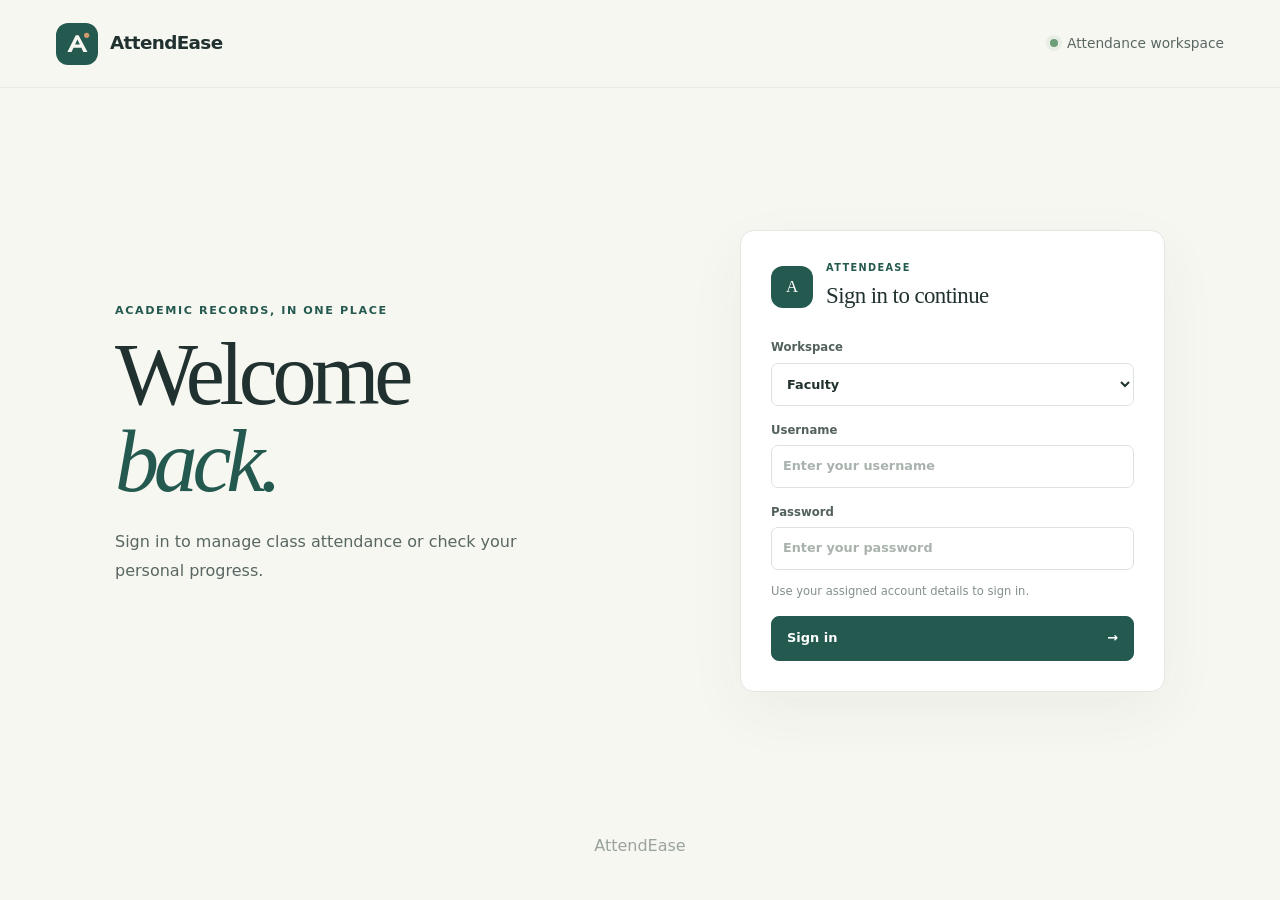
<file: index.html>
<!doctype html>
<html lang="en">
  <head>
    <meta charset="utf-8" />
    <meta name="viewport" content="width=device-width, initial-scale=1" />
    <meta
      name="description"
      content="Sign in to the AttendEase attendance workspace"
    />
    <title>AttendEase | Sign In</title>
    <link rel="icon" href="assets/logo.svg" type="image/svg+xml" />
    <link rel="stylesheet" href="css/style.css" />
    <link rel="stylesheet" href="css/dashboard.css" />
    <link rel="stylesheet" href="css/responsive.css" />
  </head>
  <body class="login-page">
    <header class="marketing-header login-header">
      <a class="brand" href="index.html"
        ><img src="assets/logo.svg" alt="" width="42" height="42" /><span
          >AttendEase</span
        ></a
      ><span class="header-note"
        ><span class="online-dot"></span> Attendance workspace</span
      >
    </header>
    <main class="login-layout">
      <section class="login-intro">
        <p class="eyebrow">
          <span class="eyebrow-line"></span> Academic records, in one place
        </p>
        <h1>Welcome<br /><em>back.</em></h1>
        <p>
          Sign in to manage class attendance or check your personal progress.
        </p>
        <div class="login-subjects"></div>
      </section>
      <section class="login-card" aria-labelledby="login-heading">
        <div class="login-card-heading">
          <div class="board-icon">A</div>
          <div>
            <p class="eyebrow">ATTENDEASE</p>
            <h2 id="login-heading">Sign in to continue</h2>
          </div>
        </div>
        <form id="login-form" class="login-form">
          <label
            >Workspace<select id="login-role" name="role" required>
              <option value="faculty">Faculty</option>
              <option value="student">Student</option>
            </select></label
          >
          <label
            >Username<input
              id="login-username"
              name="username"
              autocomplete="username"
              required
              placeholder="Enter your username"
          /></label>
          <label
            >Password<input
              id="login-password"
              name="password"
              type="password"
              autocomplete="current-password"
              required
              placeholder="Enter your password"
          /></label>
          <p
            id="login-message"
            class="login-message"
            role="status"
            aria-live="polite"
          >
            Use your assigned account details to sign in.
          </p>
          <button id="login-submit" class="button login-submit" type="submit">
            Sign in <span aria-hidden="true">→</span>
          </button>
        </form>
      </section>
    </main>
    <footer class="login-footer">AttendEase</footer>
    <script src="js/csv.js"></script>
    <script src="js/auth.js"></script>
  </body>
</html>
</file>
<file: css/style.css>
:root {
  color-scheme: light;
  --ink: #20312f;
  --muted: #75827e;
  --muted-deep: #596762;
  --brand: #24594f;
  --brand-dark: #17463e;
  --brand-pale: #e7f0e9;
  --page: #f5f5f0;
  --surface: #ffffff;
  --line: #e3e8e1;
  --warm: #c48254;
  --shadow: 0 8px 28px #20312f0a;
}
* { box-sizing: border-box; }
html { min-width: 320px; background: var(--page); }
body { margin: 0; min-height: 100vh; background: var(--page); color: var(--ink); font: 15px/1.55 "Aptos", "Segoe UI", system-ui, sans-serif; -webkit-font-smoothing: antialiased; }
a { color: inherit; }
button, input, select { font: inherit; }
button, select { cursor: pointer; }
[hidden] { display: none !important; }

/* Welcome page */
.landing-page { overflow-x: hidden; background: #f7f7f2; }
.marketing-header { height: 88px; max-width: 1320px; margin: 0 auto; padding: 0 56px; display: flex; align-items: center; justify-content: space-between; border-bottom: 1px solid #e8eae3; }
.brand { display: inline-flex; align-items: center; gap: 12px; color: var(--ink); font-size: 1.15rem; font-weight: 740; letter-spacing: -.035em; text-decoration: none; }
.brand img { flex: 0 0 auto; }
.header-note { display: flex; align-items: center; gap: 9px; color: var(--muted-deep); font-size: .86rem; }
.online-dot, .storage-mark { width: 8px; height: 8px; border-radius: 50%; background: #6d9e77; box-shadow: 0 0 0 4px #6d9e771c; }
.landing-main { width: min(1208px, calc(100% - 72px)); min-height: calc(100vh - 88px); margin: 0 auto; padding: 100px 0 90px; display: grid; grid-template-columns: minmax(0, 1.15fr) minmax(360px, .85fr); align-items: center; gap: clamp(50px, 8vw, 126px); }
.landing-copy { max-width: 590px; }
.eyebrow { margin: 0 0 14px; color: var(--brand); font-size: .7rem; font-weight: 760; letter-spacing: .14em; line-height: 1.4; text-transform: uppercase; }
.landing-copy > .eyebrow { display: flex; align-items: center; gap: 10px; }
.eyebrow-line { width: 24px; height: 1px; background: var(--warm); }
.landing-copy h1 { margin: 0; font-family: Georgia, "Times New Roman", serif; font-size: clamp(4rem, 7vw, 6.2rem); font-weight: 400; letter-spacing: -.065em; line-height: .98; }
.landing-copy h1 em { color: var(--brand); font-weight: 400; }
.landing-description { max-width: 475px; margin: 26px 0 0; color: var(--muted-deep); font-size: 1.08rem; line-height: 1.8; }
.workspace-status { min-height: 22px; margin: 28px 0 10px; color: var(--muted); font-size: .8rem; }
.workspace-choices { display: grid; gap: 10px; max-width: 505px; }
.workspace-choice { min-height: 76px; padding: 12px 16px; display: flex; align-items: center; gap: 14px; border: 1px solid #e2e7df; border-radius: 12px; background: #fff; box-shadow: 0 3px 12px #20312f05; text-decoration: none; transition: transform .16s ease, border-color .16s ease, box-shadow .16s ease; }
.workspace-choice:hover { transform: translateY(-2px); border-color: #b9cec0; box-shadow: var(--shadow); }
.choice-mark { width: 42px; height: 42px; display: grid; place-items: center; border-radius: 11px; background: var(--brand-pale); color: var(--brand); font-family: Georgia, serif; font-size: 1.25rem; }
.choice-mark-student { background: #f5eadf; color: #9d6944; }
.choice-copy { display: grid; gap: 2px; }
.choice-copy strong { font-size: .94rem; font-weight: 690; }
.choice-copy small { color: var(--muted); font-size: .79rem; }
.choice-arrow { margin-left: auto; color: var(--muted); font-size: 1.15rem; }
.landing-footnote { margin: 35px 0 0; color: #9aa39c; font-size: .75rem; letter-spacing: .04em; }
.landing-footnote span { margin: 0 6px; color: var(--warm); }
.welcome-board { position: relative; overflow: hidden; min-height: 424px; padding: 30px 30px 22px; border: 1px solid #dfe5db; border-radius: 16px; background: #fff; box-shadow: 0 22px 70px #26392d10; }
.board-topline { display: flex; justify-content: space-between; color: #84918b; font-size: .65rem; font-weight: 740; letter-spacing: .13em; }
.board-term { color: var(--warm); }
.board-heading { display: flex; align-items: center; gap: 14px; margin: 39px 0 26px; }
.board-icon { width: 48px; height: 48px; display: grid; place-items: center; border-radius: 14px; background: var(--brand); color: #fff; font-family: Georgia,serif; font-size: 1.3rem; }
.board-heading p { margin: 0 0 2px; color: var(--muted); font-size: .74rem; }
.board-heading h2 { margin: 0; font-family: Georgia,serif; font-size: 1.55rem; font-weight: 400; letter-spacing: -.03em; }
.subject-preview { position: relative; z-index: 1; margin: 0; padding: 0; list-style: none; }
.subject-preview li { min-height: 56px; display: flex; align-items: center; gap: 12px; border-top: 1px solid #edf0eb; font-size: .86rem; }
.subject-marker { width: 8px; height: 8px; border-radius: 50%; background: #5b927b; }
.marker-2 { background: #cb9267; }.marker-3 { background: #8299a0; }.marker-4 { background: #aaa274; }
.subject-code { margin-left: auto; color: #a2aaa4; font-size: .7rem; font-weight: 650; letter-spacing: .08em; }
.board-footer { position: relative; z-index: 1; display: flex; align-items: center; gap: 9px; margin-top: 22px; padding-top: 18px; border-top: 1px solid #edf0eb; color: var(--muted); font-size: .78rem; }
.board-footer-symbol { width: 20px; height: 20px; display: grid; place-items: center; border-radius: 50%; background: var(--brand-pale); color: var(--brand); font-size: .7rem; }
.board-decoration { position: absolute; right: -60px; bottom: -100px; width: 220px; height: 220px; border: 1px solid #e4ece2; border-radius: 50%; }
.board-decoration::before, .board-decoration::after { position: absolute; inset: 20px; border: 1px solid #e4ece2; border-radius: 50%; content: ""; }
.board-decoration::after { inset: 42px; }

/* Application shell */
.app-shell { min-height: 100vh; display: grid; grid-template-columns: 248px minmax(0, 1fr); }
.sidebar { position: sticky; top: 0; height: 100vh; padding: 25px 16px 18px; display: flex; flex-direction: column; background: #193c37; color: #f4f5ef; }
.sidebar-brand { padding: 0 9px 24px; color: #fff; font-size: 1.08rem; }
.sidebar-brand img { width: 36px; height: 36px; }
.sidebar-context { margin: 6px 8px 30px; padding: 17px 14px; display: grid; gap: 3px; border: 1px solid #ffffff19; border-radius: 10px; background: #ffffff08; }
.context-label, .nav-heading { color: #9db5aa; font-size: .62rem; font-weight: 740; letter-spacing: .13em; }
.sidebar-context strong { margin-top: 4px; font-size: .93rem; font-weight: 650; }
.sidebar-context > span:last-child { color: #b5c6bd; font-size: .75rem; }
.primary-nav { display: grid; gap: 5px; }
.nav-heading { margin: 0 10px 9px; }
.nav-link { min-height: 43px; padding: 8px 11px; display: flex; align-items: center; gap: 11px; border-radius: 8px; color: #c3d0c9; font-size: .84rem; text-decoration: none; transition: color .15s ease, background .15s ease; }
.nav-link:hover { background: #ffffff0d; color: #fff; }
.nav-link.is-active { background: #ffffff16; color: #fff; box-shadow: inset 3px 0 #c9a17a; }
.nav-icon { width: 25px; height: 25px; display: grid; place-items: center; border: 1px solid #ffffff1c; border-radius: 7px; color: #a8c0b4; font-size: .58rem; font-weight: 700; letter-spacing: .02em; }
.is-active .nav-icon { border-color: #d8b58b66; background: #d8b58b1e; color: #f3c99f; }
.sidebar-bottom { margin-top: auto; padding: 15px 8px 4px; display: flex; align-items: flex-start; gap: 11px; border-top: 1px solid #ffffff19; }
.sidebar-bottom .storage-mark { flex: 0 0 auto; margin-top: 5px; background: #93c099; box-shadow: 0 0 0 4px #93c0991c; }
.sidebar-bottom div { display: grid; gap: 3px; }
.sidebar-bottom strong { color: #e3ebe5; font-size: .72rem; font-weight: 650; }
.sidebar-bottom small { color: #a9bdb2; font-size: .67rem; line-height: 1.4; }
.workspace { min-width: 0; }
.topbar { position: sticky; z-index: 5; top: 0; height: 68px; padding: 0 clamp(22px, 4vw, 54px); display: flex; align-items: center; justify-content: space-between; border-bottom: 1px solid var(--line); background: #ffffffeb; backdrop-filter: blur(12px); }
.breadcrumbs { display: flex; align-items: center; gap: 10px; color: #919c96; font-size: .78rem; }
.breadcrumbs a { color: #77847e; text-decoration: none; }
.breadcrumbs a:hover { color: var(--brand); }
.breadcrumbs b { color: #c1c9c2; font-weight: 400; }
.breadcrumbs strong { color: var(--ink); font-weight: 650; }
.workspace-switch { display: inline-flex; align-items: center; gap: 9px; color: var(--muted-deep); font-size: .77rem; text-decoration: none; }
.workspace-switch:hover { color: var(--brand); }
.sign-out-button { min-height: 38px; padding: 4px 10px 4px 5px; border: 1px solid #eadbd5; border-radius: 999px; background: #fffaf8; color: #985b4d; font-weight: 650; cursor: pointer; transition: transform .16s ease, border-color .16s ease, background .16s ease, box-shadow .16s ease; }
.sign-out-button:hover { transform: translateY(-1px); border-color: #dcb8ab; background: #fff4f0; box-shadow: 0 4px 12px #985b4d14; color: #864b40; }
.sign-out-button:active { transform: translateY(1px) scale(.98); }
.sign-out-button .avatar { background: #f8eae5; color: #985b4d; }
.sign-out-mark { margin-left: 1px; color: #bd8070; font-size: .85rem; transition: transform .16s ease; }
.sign-out-button:hover .sign-out-mark { transform: translate(1px, -1px); }
.avatar { width: 29px; height: 29px; display: inline-grid; place-items: center; border-radius: 9px; background: var(--brand-pale); color: var(--brand); font-size: .72rem; font-weight: 740; }
.avatar-student { background: #f5eadf; color: #9d6944; }
.content-area { width: min(1290px, 100%); margin: 0 auto; padding: 40px clamp(22px, 4vw, 54px) 28px; }
.page-heading { margin-bottom: 30px; display: flex; align-items: flex-end; justify-content: space-between; gap: 25px; }
.page-heading h1 { margin: 0; font-family: Georgia, "Times New Roman", serif; font-size: clamp(2.1rem, 3vw, 2.8rem); font-weight: 400; letter-spacing: -.045em; line-height: 1.13; }
.page-heading .eyebrow { margin-bottom: 9px; }
.page-subtitle { margin: 8px 0 0; color: var(--muted); font-size: .91rem; }
.page-footer { padding: 32px 0 3px; color: #9aa39e; font-size: .7rem; }
.page-footer span { margin: 0 6px; color: #bd8b65; }
.button { min-height: 42px; padding: 10px 15px; display: inline-flex; align-items: center; justify-content: center; gap: 8px; border: 1px solid var(--brand); border-radius: 8px; background: var(--brand); color: white; font-size: .81rem; font-weight: 670; text-decoration: none; transition: background .15s ease, border-color .15s ease, transform .15s ease, box-shadow .15s ease; }
.button:hover { transform: translateY(-1px); border-color: var(--brand-dark); background: var(--brand-dark); }
.button:active, .quiet-button:active, .text-button:active { transform: translateY(1px) scale(.98); }
.button-secondary { border-color: #dce4dc; background: #fff; color: var(--brand); }
.button-secondary:hover { border-color: #a9c4b0; background: #f6faf6; }
.quiet-button { min-height: 38px; padding: 8px 10px; border: 0; background: transparent; color: #7b8983; font-size: .75rem; }
.quiet-button:hover { color: #9c563f; }
.quiet-link { color: var(--brand); font-size: .77rem; font-weight: 650; text-decoration: none; white-space: nowrap; }
.quiet-link:hover { color: var(--brand-dark); }
.quiet-link span { margin-left: 3px; }
.notice { margin: 16px 0 0; padding: 11px 14px; border: 1px solid #dce8df; border-left: 3px solid #76a285; border-radius: 7px; background: #f1f7f1; color: #526c5b; font-size: .8rem; }
.message-error { border-color: #f1d8d3; border-left-color: #be6a5b; background: #fbf1ee; color: #864a40; }
:focus-visible { outline: 3px solid #ba875f80; outline-offset: 2px; }
@media (prefers-reduced-motion: reduce) {
  *, *::before, *::after { scroll-behavior: auto !important; transition-duration: .01ms !important; animation-duration: .01ms !important; animation-iteration-count: 1 !important; }
}
/* Sign-in page */
.login-page { min-height: 100vh; background: #f7f7f2; }
.login-header { max-width: 1320px; }
.login-layout { width: min(1050px, calc(100% - 48px)); min-height: calc(100vh - 154px); margin: 0 auto; padding: 64px 0; display: grid; grid-template-columns: 1fr minmax(340px, 425px); align-items: center; gap: clamp(48px, 9vw, 125px); }
.login-intro h1 { margin: 0; font-family: Georgia, "Times New Roman", serif; font-size: clamp(3.6rem, 7vw, 5.5rem); font-weight: 400; letter-spacing: -.06em; line-height: .98; }
.login-intro h1 em { color: var(--brand); font-weight: 400; }
.login-intro > p:not(.eyebrow) { max-width: 410px; margin: 23px 0 0; color: var(--muted-deep); font-size: 1rem; line-height: 1.8; }
.login-subjects { max-width: 390px; margin-top: 34px; display: flex; flex-wrap: wrap; gap: 8px; }
.login-subjects span { padding: 7px 10px; border: 1px solid #e2e7df; border-radius: 6px; background: #ffffffa8; color: #68766f; font-size: .68rem; }
.login-card { padding: 30px; border: 1px solid #e2e7df; border-radius: 14px; background: #fff; box-shadow: 0 20px 60px #26392d0d; }
.login-card-heading { margin-bottom: 25px; display: flex; align-items: center; gap: 13px; }
.login-card-heading .board-icon { width: 42px; height: 42px; margin: 0; border-radius: 12px; font-size: 1.05rem; }
.login-card-heading .eyebrow { margin: 0 0 3px; font-size: .61rem; }
.login-card-heading h2 { margin: 0; font-family: Georgia, "Times New Roman", serif; font-size: 1.43rem; font-weight: 400; letter-spacing: -.025em; }
.login-form { display: grid; gap: 15px; }
.login-form label { display: grid; gap: 6px; color: #53615b; font-size: .73rem; font-weight: 650; }
.login-form input, .login-form select { width: 100%; min-height: 43px; padding: 9px 11px; border: 1px solid #dce3dc; border-radius: 7px; background: #fff; color: var(--ink); font-size: .8rem; }
.login-form input::placeholder { color: #a9b2ac; }
.login-message { min-height: 17px; margin: -2px 0 0; color: #849089; font-size: .72rem; }
.login-submit { width: 100%; min-height: 45px; }
.login-submit span { margin-left: auto; }
.login-submit:disabled { opacity: .68; cursor: wait; transform: none; }
.account-help { margin-top: 18px; padding-top: 15px; border-top: 1px solid #edf0eb; color: #77837d; font-size: .7rem; }
.account-help summary { cursor: pointer; color: var(--brand); font-weight: 650; }
.account-help div { padding-top: 8px; line-height: 1.65; }
.account-help p { margin: 7px 0; }
.account-help code { padding: 2px 4px; border-radius: 4px; background: #f0f4ef; color: #3c5d4e; font-family: "Consolas", monospace; font-size: .67rem; }
.login-footer { padding: 0 20px 23px; color: #9aa39c; text-align: center; font-size: .72rem; font-size: 1rem; }
.login-footer span { margin: 0 6px; color: var(--warm); }
</file>
<file: css/dashboard.css>
/* Summary cards and shared record panels */
.summary-grid { display: grid; grid-template-columns: repeat(auto-fit, minmax(185px, 1fr)); gap: 13px; margin: 0 0 24px; }
.summary-card { min-height: 132px; padding: 18px 20px; border: 1px solid var(--line); border-radius: 11px; background: var(--surface); box-shadow: 0 2px 8px #20312f04; }
.summary-card h3 { margin: 0; color: var(--muted); font-size: .75rem; font-weight: 620; }
.summary-value { margin: 10px 0 0; color: var(--brand); font-family: Georgia, "Times New Roman", serif; font-size: 2rem; letter-spacing: -.04em; line-height: 1; }
.summary-detail { margin: 9px 0 0; color: #88938d; font-size: .71rem; line-height: 1.45; }
.content-panel { margin-top: 18px; padding: 22px; border: 1px solid var(--line); border-radius: 12px; background: var(--surface); box-shadow: 0 2px 10px #20312f04; }
.panel-heading { margin-bottom: 16px; display: flex; align-items: center; justify-content: space-between; gap: 18px; }
.panel-heading .eyebrow { margin-bottom: 5px; }
.panel-heading h2, .roster-section-heading h2 { margin: 0; font-family: Georgia, "Times New Roman", serif; font-size: 1.38rem; font-weight: 400; letter-spacing: -.025em; }
.recent-panel { margin-top: 6px; }
.recent-sessions { display: grid; gap: 0; margin: 0; padding: 0; list-style: none; }
.recent-sessions li { min-height: 57px; padding: 12px 2px; display: flex; align-items: center; justify-content: space-between; gap: 18px; border-top: 1px solid #edf0eb; transition: background .18s ease, padding .18s ease, transform .18s ease; }
.recent-sessions li:hover { padding-inline: 8px; transform: translateX(2px); background: #fbfcf9; }
.recent-sessions li strong { color: var(--ink); font-size: .83rem; font-weight: 640; }
.session-meta { display: flex; align-items: center; justify-content: flex-end; gap: 12px; }
.session-date { color: var(--muted); font-size: .72rem; white-space: nowrap; }
.session-stats { display: flex; align-items: center; gap: 5px; }
.session-stat { padding: 4px 7px; border: 1px solid transparent; border-radius: 999px; font-size: .65rem; font-weight: 620; line-height: 1.25; white-space: nowrap; }
.session-present { border-color: #dcebe0; background: #f0f7f1; color: #4e7b5b; }
.session-late { border-color: #f0e5d3; background: #fbf6ec; color: #967044; }
.session-absent { border-color: #f0dfda; background: #fbf2ef; color: #a15f50; }

/* Forms */
.form-panel { margin-top: 0; }
.form-panel .panel-heading { margin-bottom: 20px; }
.student-form { display: grid; grid-template-columns: 1fr 1.25fr 1.5fr auto; align-items: end; gap: 12px; }
.student-form label, .attendance-controls label, .history-toolbar label, .profile-picker-label { display: grid; gap: 6px; color: #52615b; font-size: .74rem; font-weight: 650; }
.student-form input, .attendance-controls select, .attendance-controls input, .status-field select, .history-toolbar select, .student-picker { width: 100%; min-height: 41px; padding: 8px 11px; border: 1px solid #d9e1d9; border-radius: 7px; background: #fff; color: var(--ink); font-size: .79rem; }
.student-form input::placeholder { color: #adb6af; }
.student-form input:focus, .attendance-controls select:focus, .attendance-controls input:focus, .status-field select:focus, .history-toolbar select:focus, .student-picker:focus { border-color: #8dac96; outline: 3px solid #7aa08424; }

/* Tables */
.table-wrap { overflow: auto; border: 1px solid #e7ebe5; border-radius: 8px; background: #fff; }
table { width: 100%; border-collapse: collapse; text-align: left; font-size: .78rem; }
caption { padding: 11px 14px; color: #87928c; text-align: left; font-size: .7rem; }
th, td { min-height: 44px; padding: 11px 14px; border-top: 1px solid #edf0eb; white-space: nowrap; }
th { background: #f8f9f6; color: #75817a; font-size: .65rem; font-weight: 700; letter-spacing: .08em; text-transform: uppercase; }
td { color: #45534e; }
tbody tr:hover { background: #fbfcfa; }
.student-count { margin: 5px 0 0; color: var(--muted); font-size: .75rem; }
.roster-panel { margin-top: 18px; }
.panel-heading-roster { align-items: flex-end; }
.roster-actions, .history-actions { display: flex; flex-wrap: wrap; align-items: center; gap: 8px; }
.import-button { position: relative; overflow: hidden; cursor: pointer; }
.import-button input { position: absolute; inset: 0; width: 100%; height: 100%; opacity: 0; cursor: pointer; }
.text-button { padding: 5px 9px; border: 0; border-radius: 5px; background: #f8efeb; color: #985841; font-size: .72rem; font-weight: 650; }
.text-button:hover { background: #f3e4dd; }

/* Attendance entry */
.attendance-panel { padding: 24px; }
.attendance-controls { display: grid; grid-template-columns: minmax(220px, 1.5fr) minmax(180px, .8fr); gap: 14px; padding-bottom: 22px; border-bottom: 1px solid #edf0eb; }
.roster-section-heading { margin: 22px 0 12px; display: flex; align-items: flex-end; justify-content: space-between; gap: 15px; }
.roster-section-heading .eyebrow { margin-bottom: 5px; }
.status-key { display: flex; align-items: center; gap: 6px; color: var(--muted); font-size: .67rem; white-space: nowrap; }
.status-dot { width: 7px; height: 7px; margin-left: 5px; display: inline-block; border-radius: 50%; }
.present-dot { background: #5e9676; }.absent-dot { background: #bd6c5a; }.late-dot { background: #c08a4e; }
.attendance-roster { display: grid; margin: 13px 0; border-top: 1px solid #edf0eb; }
.attendance-row { min-height: 59px; padding: 9px 9px; display: flex; align-items: center; justify-content: space-between; gap: 18px; border-bottom: 1px solid #edf0eb; }
.attendance-row:hover { background: #fbfcfa; }
.attendance-student { display: flex; align-items: center; gap: 11px; }
.attendance-student strong { color: var(--ink); font-size: .8rem; font-weight: 640; }
.attendance-student span { min-width: 55px; color: #8d9891; font-size: .68rem; }
.status-field { width: 145px; display: flex; align-items: center; gap: 10px; }
.status-field > span { color: #8b9690; font-size: .67rem; }
.status-field select { min-height: 34px; padding: 5px 9px; font-size: .73rem; }
.form-footer { padding-top: 17px; display: flex; align-items: center; justify-content: space-between; gap: 18px; border-top: 1px solid #edf0eb; }
.form-footer > span { color: #8b9690; font-size: .7rem; }

/* History */
.history-panel { margin-top: 0; }
.history-toolbar { margin-bottom: 16px; display: flex; align-items: flex-end; justify-content: space-between; gap: 16px; }
.history-toolbar label { width: min(280px, 100%); }
.history-details { display: grid; grid-template-columns: repeat(auto-fit, minmax(190px, 1fr)); gap: 8px 22px; margin: 2px 0; padding: 0 0 0 20px; color: var(--muted-deep); font-size: .75rem; }
.detail-toggle { background: var(--brand-pale); color: var(--brand); }

/* Student portal */
.student-page-heading { align-items: flex-end; }
.profile-picker-label { width: min(260px, 100%); }
.student-picker { min-height: 42px; }
.student-identity { margin: 8px 0 21px; padding: 16px 18px; display: flex; align-items: center; gap: 13px; border: 1px solid #e2e9e0; border-radius: 10px; background: #f0f5ef; }
.avatar-large { width: 43px; height: 43px; border-radius: 13px; font-size: .9rem; }
.student-identity .eyebrow { margin: 0 0 3px; font-size: .6rem; }
.student-welcome { margin: 0; font-family: Georgia, "Times New Roman", serif; font-size: 1.25rem; font-weight: 400; }
.record-chip { margin-left: auto; display: inline-flex; align-items: center; gap: 8px; color: #66806e; font-size: .68rem; }
.student-shell .summary-grid { margin-top: 17px; }
.student-shell .content-panel { margin-top: 17px; }
.student-shell .panel-heading { margin-bottom: 10px; }
.student-shell .history-panel { margin-bottom: 5px; }

@media (max-width: 1000px) {
  .student-form { grid-template-columns: repeat(2, minmax(0, 1fr)); }
  .student-form button { grid-column: 1 / -1; justify-self: start; }
}
</file>
<file: css/responsive.css>
@media (max-width: 1050px) {
  .app-shell { grid-template-columns: 218px minmax(0, 1fr); }
  .sidebar { padding-inline: 12px; }
  .content-area { padding-inline: 28px; }
  .topbar { padding-inline: 28px; }
  .landing-main { gap: 55px; }
}
@media (max-width: 760px) {
  .marketing-header { height: 72px; padding-inline: 24px; }
  .landing-main { width: min(620px, calc(100% - 40px)); min-height: auto; padding: 64px 0; grid-template-columns: 1fr; gap: 46px; }
  .landing-copy h1 { font-size: clamp(3.6rem, 14vw, 5rem); }
  .welcome-board { min-height: 390px; }
  .app-shell { display: block; }
  .sidebar { position: relative; height: auto; padding: 12px 18px; display: block; }
  .sidebar-brand { padding: 0; }
  .sidebar-brand img { width: 32px; height: 32px; }
  .sidebar-context, .sidebar-bottom { display: none; }
  .primary-nav { margin-top: 11px; display: flex; overflow-x: auto; gap: 4px; }
  .nav-heading { display: none; }
  .nav-link { min-height: 36px; flex: 0 0 auto; padding: 6px 9px; font-size: .72rem; }
  .nav-icon { width: 21px; height: 21px; }
  .topbar { position: static; height: 56px; padding-inline: 20px; }
  .content-area { padding: 29px 20px 24px; }
}
@media (max-width: 560px) {
  .marketing-header { padding-inline: 18px; }
  .header-note { font-size: .72rem; }
  .landing-main { width: calc(100% - 36px); padding-top: 48px; }
  .landing-description { font-size: .97rem; }
  .welcome-board { min-height: 370px; padding: 23px 20px 18px; }
  .page-heading { align-items: flex-start; flex-direction: column; gap: 16px; }
  .page-heading > .button { width: 100%; }
  .content-area { padding-inline: 14px; }
  .topbar { padding-inline: 14px; }
  .breadcrumbs { font-size: .7rem; }
  .workspace-switch { gap: 6px; font-size: .69rem; }
  .workspace-switch .avatar { width: 25px; height: 25px; }
  .content-panel { padding: 16px; }
  .summary-grid { grid-template-columns: repeat(2, minmax(0, 1fr)); gap: 9px; }
  .summary-card { min-height: 118px; padding: 14px; }
  .summary-value { font-size: 1.75rem; }
  .student-form { grid-template-columns: 1fr; }
  .student-form button { grid-column: auto; justify-self: stretch; }
  .panel-heading-roster { align-items: flex-start; flex-direction: column; }
  .roster-actions, .history-actions { width: 100%; }
  .roster-actions > *, .history-actions > * { flex: 1 1 auto; }
  .roster-actions .quiet-button { flex-basis: 100%; }
  .attendance-controls { grid-template-columns: 1fr; }
  .roster-section-heading { align-items: flex-start; flex-direction: column; }
  .attendance-row { align-items: flex-start; }
  .status-field { width: 122px; }
  .status-field > span { display: none; }
  .form-footer { align-items: stretch; flex-direction: column; }
  .form-footer .button { width: 100%; }
  .history-toolbar { align-items: stretch; flex-direction: column; }
  .history-toolbar label { width: 100%; }
  .history-actions { display: grid; grid-template-columns: 1fr 1fr; }
  .student-page-heading { align-items: stretch; }
  .profile-picker-label { width: 100%; }
  .record-chip { margin-left: auto; font-size: 0; }
  .recent-sessions li { align-items: flex-start; flex-direction: column; gap: 7px; }
  .session-meta { width: 100%; flex-wrap: wrap; justify-content: flex-start; gap: 7px; }
  .session-date { white-space: normal; }
  .session-stats { flex-wrap: wrap; }
}
@media (max-width: 760px) {
  .login-layout { width: min(520px, calc(100% - 40px)); min-height: auto; padding: 54px 0 38px; grid-template-columns: 1fr; gap: 34px; }
  .login-intro h1 { font-size: clamp(3.5rem, 13vw, 4.8rem); }
  .login-subjects { margin-top: 22px; }
}
@media (max-width: 560px) {
  .login-header { padding-inline: 18px; }
  .login-header .header-note { font-size: .7rem; }
  .login-layout { width: calc(100% - 32px); padding-top: 40px; }
  .login-card { padding: 22px 19px; }
}
</file>
